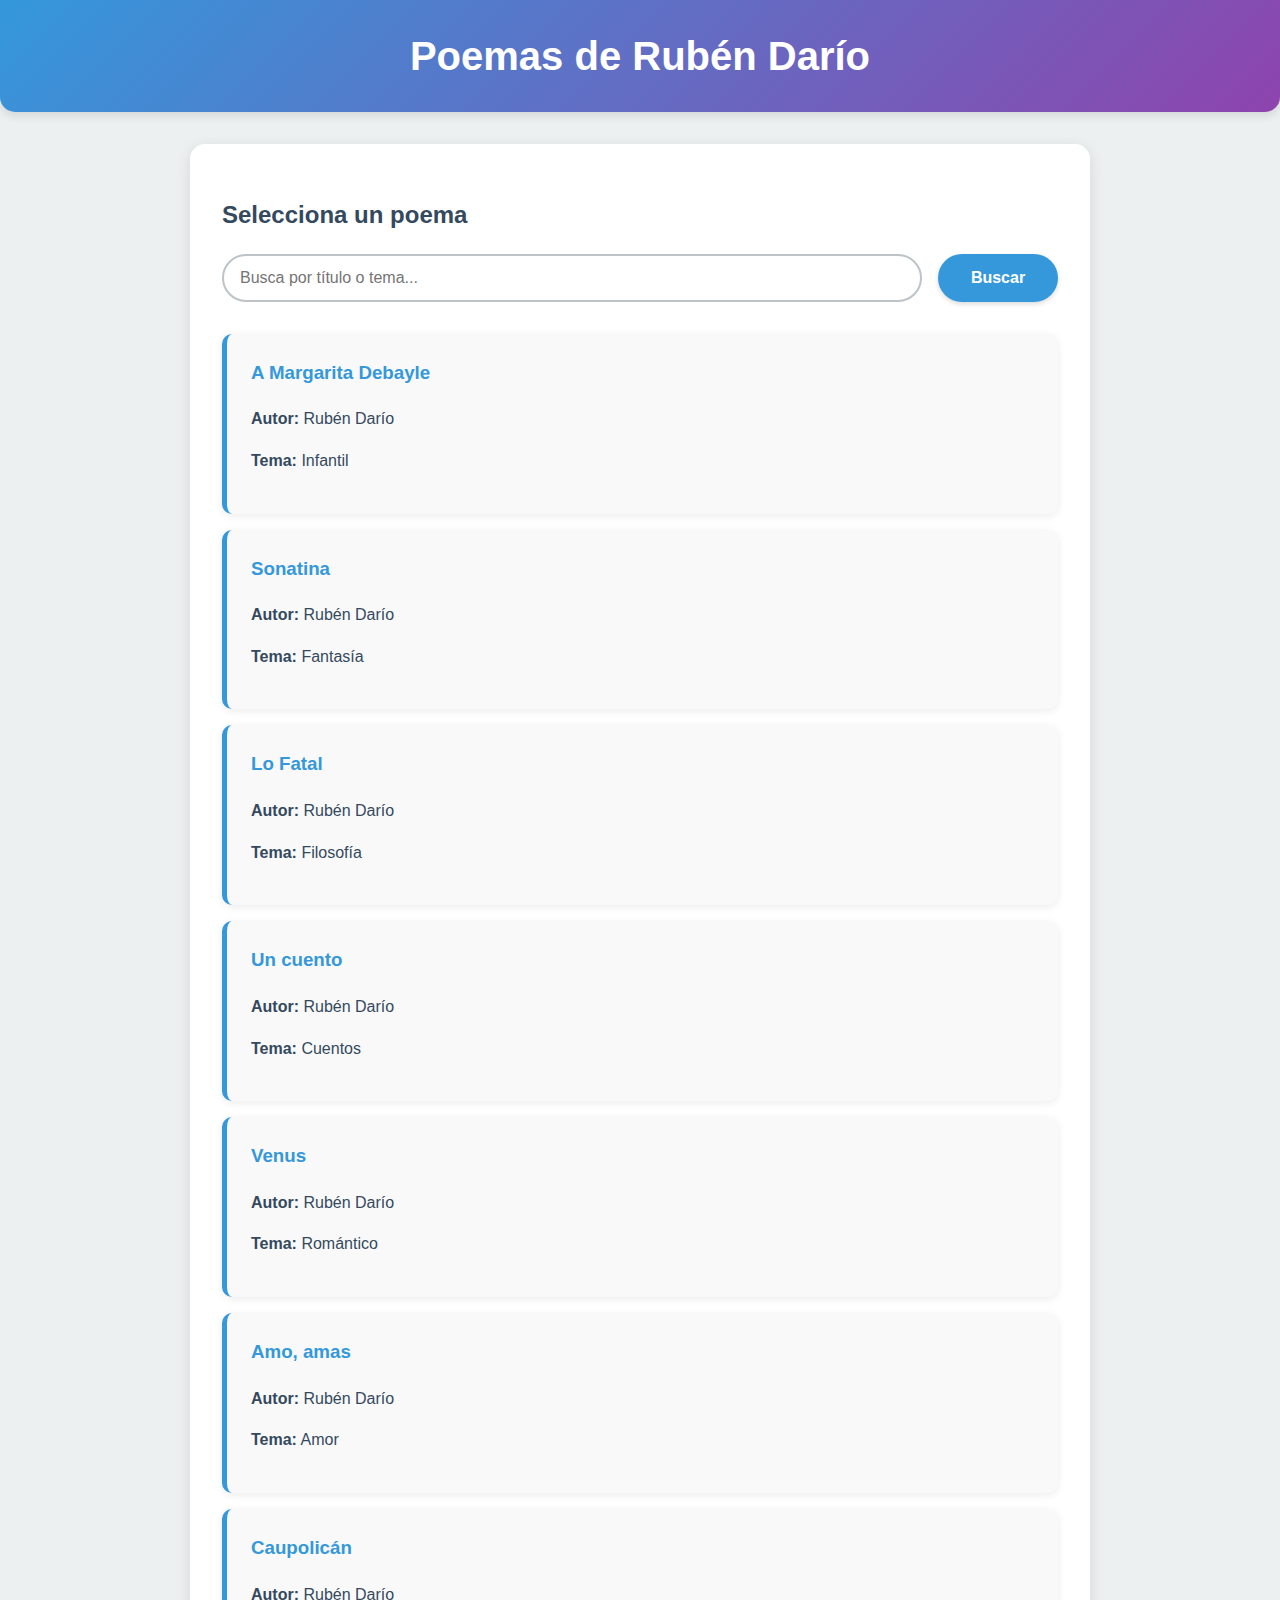
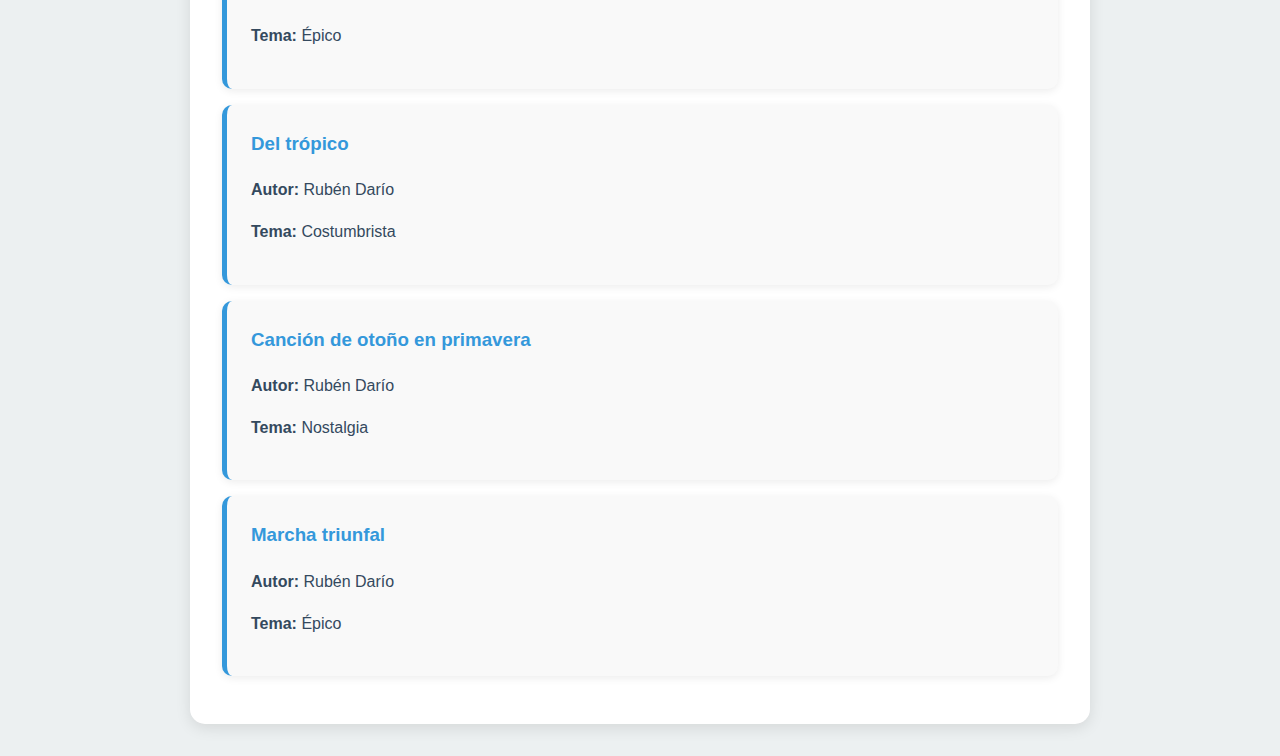
<file: index.html>
<!DOCTYPE html>
<html lang="es">
<head>
    <meta charset="UTF-8">
    <meta name="viewport" content="width=device-width, initial-scale=1.0">
    <title>Poemas de Rubén Darío</title>
    <link rel="stylesheet" href="styles.css">
</head>

<body>
    <header>
        <h1>Poemas de Rubén Darío</h1>
    </header>
    <main>
        <section id="poem-list">
    <h2>Selecciona un poema</h2>
    <div class="search-container">
        <input type="text" id="search-bar" placeholder="Busca por título o tema...">
        <button id="search-button">Buscar</button>
    </div>
    <ul id="poems">
    </ul>
</section> 
    </main>
    <script src="app.js"></script>
</body>
</html>
</file>
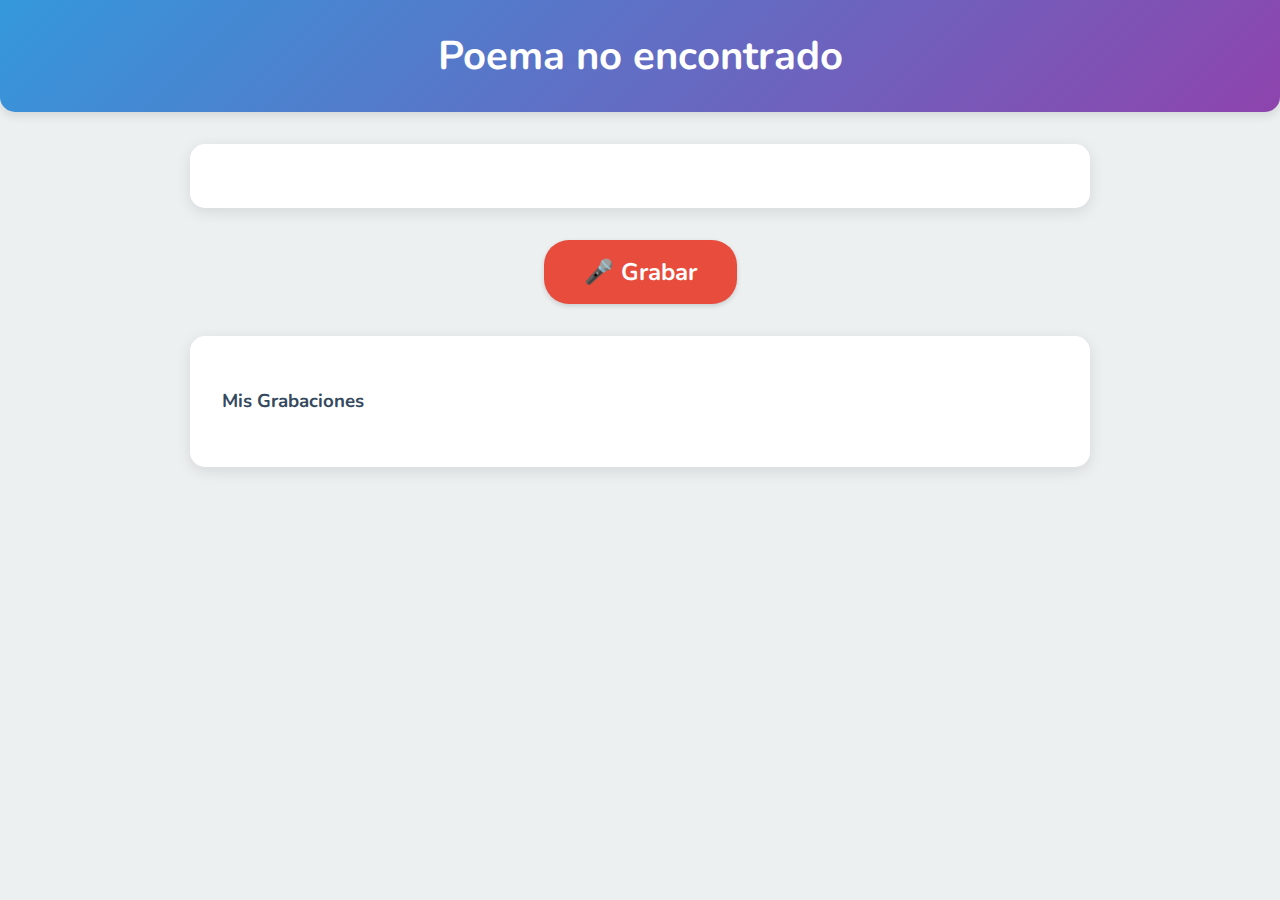
<file: poem.html>
<!DOCTYPE html>
<html lang="es">
<head>
  <meta charset="UTF-8">
  <meta name="viewport" content="width=device-width, initial-scale=1.0">
  <title>Leer Poema</title>
  <link rel="stylesheet" href="styles.css">
  <link href="https://fonts.googleapis.com/css2?family=Nunito:wght@400;700&display=swap" rel="stylesheet">
</head>
<body>
  <header>
      <h1 id="poem-title">Cargando poema...</h1>
  </header>
  <main>
      <section id="poem-container">
          <div id="poem-text"></div>
      </section>

      <section id="recording-section">
            <canvas id="audio-visualizer" width="300" height="80"></canvas>
          <button id="record-button">🎤 Grabar</button>
      </section>

      <section id="recordings-list">
          <h3>Mis Grabaciones</h3>
          <ul id="recordings"></ul>
      </section>
  </main>

  <div id="feedbackModal" class="modal">
    <div class="modal-content">
      <span class="close-button">&times;</span>
      <p id="feedbackMessage"></p>
    </div>
  </div>
  
  <script src="poem.js"></script>
</body>
</html>
</file>
<file: styles.css>
/* --- Importación de Fuentes --- */
/* Asegúrate de tener el link a Google Fonts en tu HTML */

/* --- Variables de Color y Estilos Globales --- */
:root {
    --primary-color: #3498db; /* Azul amigable */
    --secondary-color: #2ecc71; /* Verde para acciones */
    --background-color: #ecf0f1; /* Gris muy claro */
    --surface-color: #ffffff; /* Blanco para tarjetas */
    --text-color: #34495e; /* Gris oscuro para texto */
    --highlight-color: #f1c40f; /* Amarillo para resaltar */
    --danger-color: #e74c3c; /* Rojo para eliminar */
    --font-family: 'Nunito', sans-serif;
}

body {
    font-family: var(--font-family);
    margin: 0;
    padding: 0;
    background-color: var(--background-color);
    color: var(--text-color);
    line-height: 1.6;
}

/* --- Encabezado --- */
header {
    background: linear-gradient(135deg, var(--primary-color), #8e44ad); /* Gradiente suave */
    color: white;
    padding: 1.5rem 1rem;
    text-align: center;
    box-shadow: 0 4px 10px rgba(0, 0, 0, 0.1);
    border-bottom-left-radius: 15px;
    border-bottom-right-radius: 15px;
}

header h1 {
    margin: 0;
    font-size: 2.5rem;
}

/* --- Contenido Principal --- */
main {
    padding: 2rem 1rem;
    max-width: 900px;
    margin: 0 auto;
}

/* --- Estilos generales de botones --- */
button {
  font-family: var(--font-family, 'Nunito', sans-serif);
  border: none;
  padding: 0.8rem 1.5rem;
  border-radius: 25px;
  cursor: pointer;
  font-size: 1rem;
  font-weight: 700;
  transition: transform 0.2s ease, box-shadow 0.2s ease;
  box-shadow: 0 2px 5px rgba(0, 0, 0, 0.15);
  min-width: 120px;
}

button:hover {
  transform: translateY(-2px);
  box-shadow: 0 4px 10px rgba(0, 0, 0, 0.2);
}

button:active {
  transform: translateY(0);
  box-shadow: 0 2px 5px rgba(0, 0, 0, 0.15);
}

/* --- Contenedor de botones --- */
.botones {
  display: flex;
  gap: 12px;
  flex-wrap: wrap;
  justify-content: center;
}

/* --- Ajustes para móviles --- */
@media (max-width: 600px) {
  button {
    width: 100%;          /* Ocupan todo el ancho disponible */
    font-size: 1.1rem;    /* Texto un poco más grande */
    padding: 1rem;        /* Más cómodos de pulsar */
    margin-bottom: 10px;  /* Separación entre botones */
  }

  .botones {
    flex-direction: column;
    gap: 15px;            /* Más espacio entre botones */
  }
}


/* --- Contenedor de botones agrupados --- */
.botones {
    display: flex;
    gap: 10px;
    flex-wrap: wrap;
    justify-content: center;
}

@media (max-width: 600px) {
    .botones {
        flex-direction: column;
    }

    .botones button {
        width: 100%;       /* Ocupan todo el ancho en móvil */
        font-size: 1.1rem; /* Texto un poco más grande */
        padding: 1rem;     /* Más espacio táctil */
    }
}

/* --- Búsqueda y Lista de Poemas --- */
#poem-list {
    background-color: var(--surface-color);
    padding: 2rem;
    border-radius: 15px;
    box-shadow: 0 4px 15px rgba(0, 0, 0, 0.1);
}

.search-container {
    display: flex;
    gap: 1rem;
    margin-bottom: 2rem;
    flex-wrap: wrap;
}

#search-bar {
    flex-grow: 1;
    padding: 0.8rem 1rem;
    border-radius: 25px;
    border: 2px solid #bdc3c7;
    font-family: inherit;
    font-size: 1rem;
    transition: border-color 0.3s, box-shadow 0.3s;
    min-width: 200px;
}

#search-bar:focus {
    outline: none;
    border-color: var(--primary-color);
    box-shadow: 0 0 8px rgba(52, 152, 219, 0.5);
}

#search-button {
    background-color: var(--primary-color);
    color: white;
}

/* --- Lista de Poemas --- */
#poems {
    list-style: none;
    padding: 0;
}

#poems li {
    background-color: #f9f9f9;
    margin: 1rem 0;
    padding: 1.5rem;
    border-radius: 10px;
    box-shadow: 0 2px 8px rgba(0, 0, 0, 0.08);
    cursor: pointer;
    transition: transform 0.3s ease, box-shadow 0.3s ease;
    border-left: 5px solid var(--primary-color);
}

#poems li:hover {
    transform: scale(1.03);
    box-shadow: 0 5px 15px rgba(0, 0, 0, 0.12);
}

#poems li h3 {
    margin-top: 0;
    color: var(--primary-color);
}

/* --- Contenedor del Poema y Karaoke --- */
#poem-container {
    background: var(--surface-color);
    padding: 2rem 2.5rem;
    border-radius: 15px;
    box-shadow: 0 4px 15px rgba(0, 0, 0, 0.1);
    margin-bottom: 2rem;
    text-align: center;
    line-height: 2;
    font-size: 1.4rem;
}

.karaoke-word {
    transition: background-color 0.3s ease, color 0.3s ease;
    padding: 0.1em 0.2em;
    border-radius: 5px;
}

.karaoke-word.active {
    background-color: var(--highlight-color);
    color: #333;
    font-weight: 700;
}

/* --- Estilos nuevos para resaltado por línea --- */
/* Estilo base para las líneas del poema */
.karaoke-line {
  display: inline-block;
  width: 100%;
  padding: 6px 10px;
  margin: 2px 0;
  font-size: 1.1rem;
  line-height: 1.6;
  border-radius: 6px;
  transition: background-color 0.3s ease, color 0.3s ease;
}

/* Línea resaltada (karaoke) */
.karaoke-line.active {
  background-color: #ffeb3b;   /* Amarillo vibrante */
  color: #000;                 /* Texto negro para contraste */
  font-weight: bold;
  box-shadow: 0 0 10px rgba(255, 235, 59, 0.7);
  animation: pulseHighlight 1s ease-in-out infinite alternate;
}

/* Animación suave para atraer la vista */
@keyframes pulseHighlight {
  from {
    background-color: #ffeb3b;
  }
  to {
    background-color: #fff176;
  }
}

/* Mejor legibilidad en móviles */
@media (max-width: 600px) {
  .karaoke-line {
    font-size: 1rem;
    padding: 10px;
  }

  .karaoke-line.active {
    background-color: #ffeb3b; /* Igual que escritorio */
    color: #000;               /* Texto negro */
    font-weight: bold;
  }
}


/* --- Sección de Grabación --- */
#recording-section {
    text-align: center;
    margin: 2rem 0;
}

#record-button {
    font-size: 1.5rem;
    padding: 1rem 2.5rem;
    background-color: var(--danger-color);
    color: white;
    transition: transform 0.2s, background-color 0.2s;
}

#record-button:hover {
    background-color: #c0392b;
    transform: scale(1.05);
}

/* --- Visualizador de Audio --- */
#audio-visualizer {
    display: none;
    margin: 0 auto 1.5rem auto;
    background-color: #e8e8e8;
    border-radius: 8px;
    box-shadow: inset 0 1px 3px rgba(0, 0, 0, 0.1);
}

/* --- Lista de Grabaciones --- */
#recordings-list {
    margin-top: 2rem;
    background: var(--surface-color);
    padding: 2rem;
    border-radius: 15px;
    box-shadow: 0 4px 15px rgba(0, 0, 0, 0.1);
}

#recordings {
    list-style: none;
    padding: 0;
}

#recordings li {
    display: flex;
    align-items: center;
    justify-content: space-between;
    padding: 1rem;
    border-bottom: 1px solid #ecf0f1;
}

#recordings li:last-child {
    border-bottom: none;
}

#recordings li span {
    font-weight: 700;
}

#recordings li button {
    margin-left: 0.5rem;
    font-size: 0.9rem;
    padding: 0.5rem 1rem;
}

#recordings li button:nth-of-type(1) { background-color: var(--secondary-color); color: white; }
#recordings li button:nth-of-type(2) { background-color: var(--primary-color); color: white; }
#recordings li button:nth-of-type(3) { background-color: var(--danger-color); color: white; }

/* --- Modal --- */
.modal {
    display: none;
    position: fixed;
    z-index: 1000;
    left: 0;
    top: 0;
    width: 100%;
    height: 100%;
    background-color: rgba(0, 0, 0, 0.5);
    align-items: center;
    justify-content: center;
    animation: fadeIn 0.3s ease-in-out;
}

@keyframes fadeIn {
    from { opacity: 0; }
    to { opacity: 1; }
}

.modal-content {
    background-color: var(--surface-color);
    padding: 2rem;
    border-radius: 15px;
    width: 90%;
    max-width: 500px;
    box-shadow: 0 5px 20px rgba(0, 0, 0, 0.25);
    text-align: center;
    position: relative;
    animation: slideIn 0.4s cubic-bezier(0.25, 0.46, 0.45, 0.94);
}

@keyframes slideIn {
    from { transform: translateY(-50px); opacity: 0; }
    to { transform: translateY(0); opacity: 1; }
}

.close-button {
    color: #aaa;
    position: absolute;
    top: 15px;
    right: 20px;
    font-size: 2rem;
    font-weight: bold;
    cursor: pointer;
    transition: color 0.2s;
}

.close-button:hover,
.close-button:focus {
    color: #333;
}

#feedbackMessage {
    font-size: 1.3rem;
    line-height: 1.6;
    margin-bottom: 1.5rem;
}
/* Navegación móvil */
.mobile-nav {
    display: flex;
    justify-content: center;
    gap: 10px;
    margin: 1rem 0;
}

.mobile-nav button {
    background-color: var(--primary-color);
    color: white;
    font-size: 0.9rem;
    padding: 0.8rem 1rem;
}

@media (max-width: 600px) {
    .mobile-nav {
        flex-direction: column;
    }
    
    .mobile-nav button {
        width: 100%;
        margin: 5px 0;
    }
}
</file>
